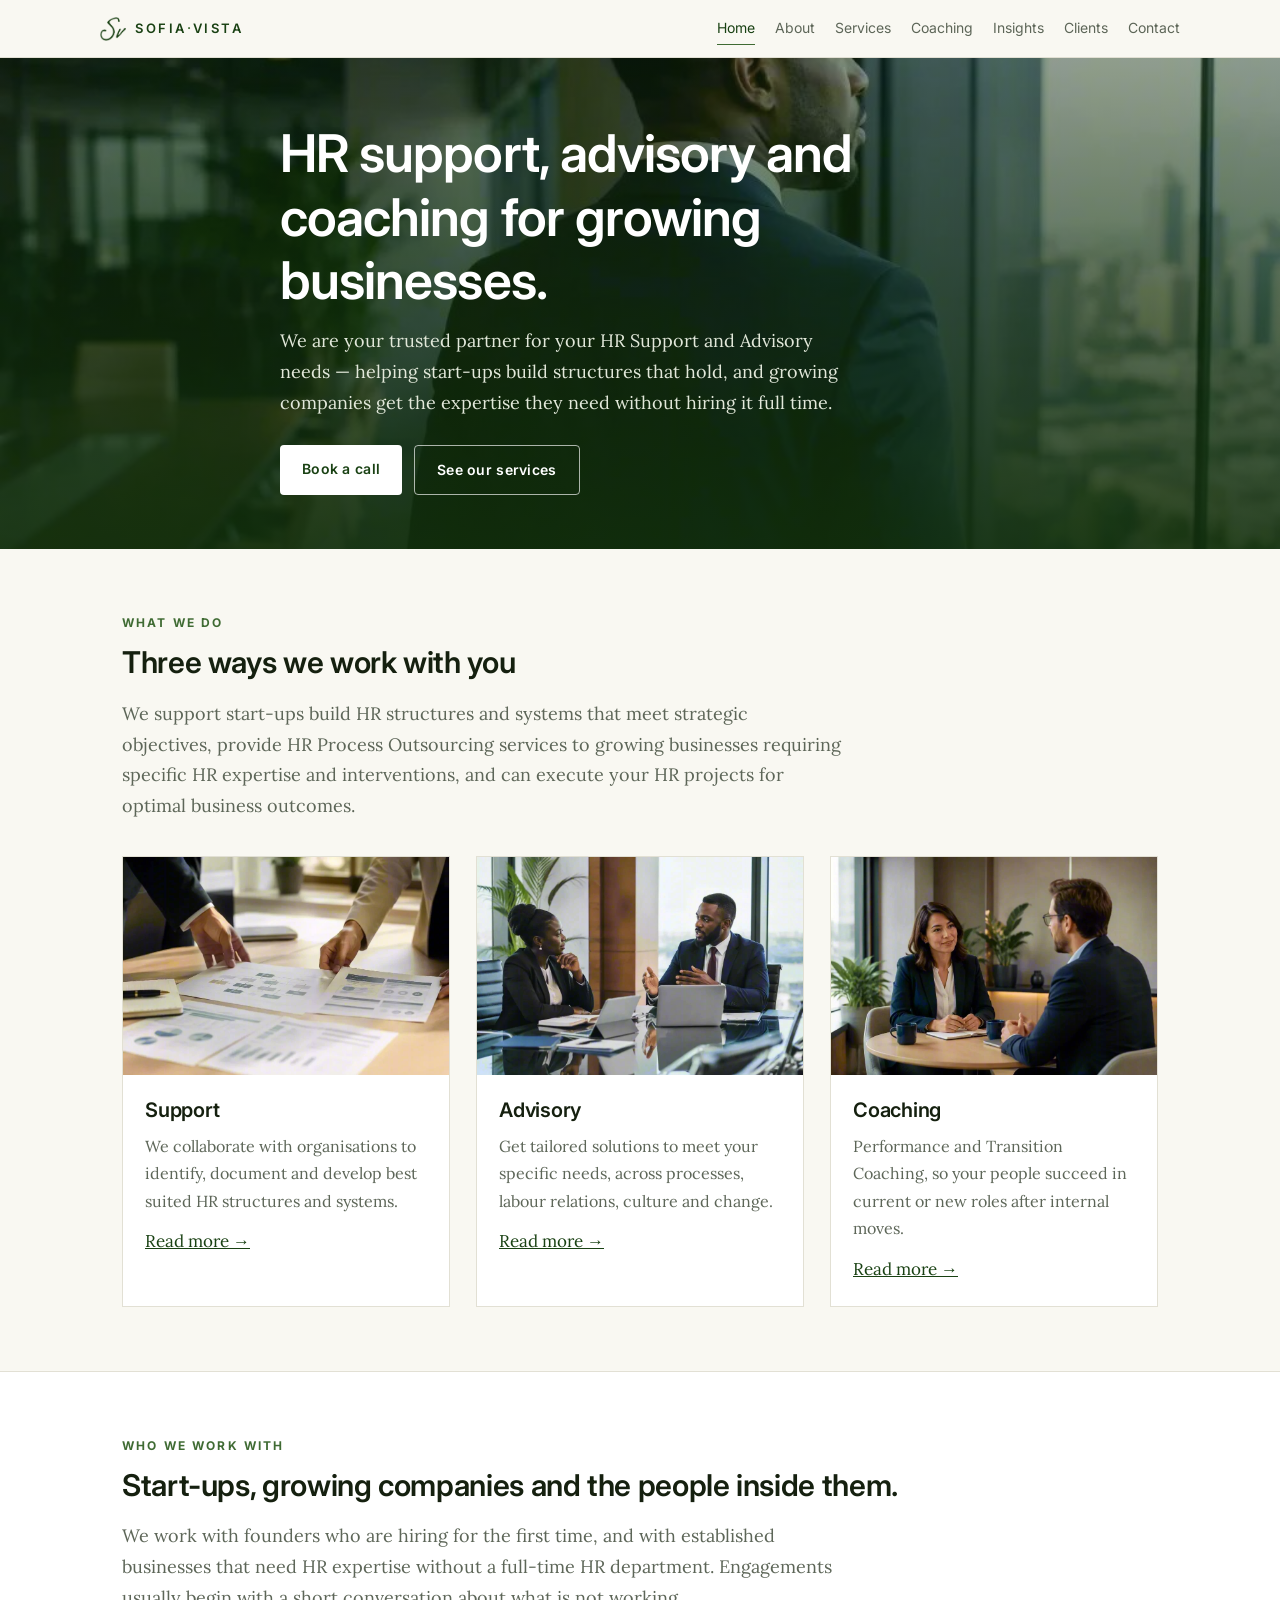
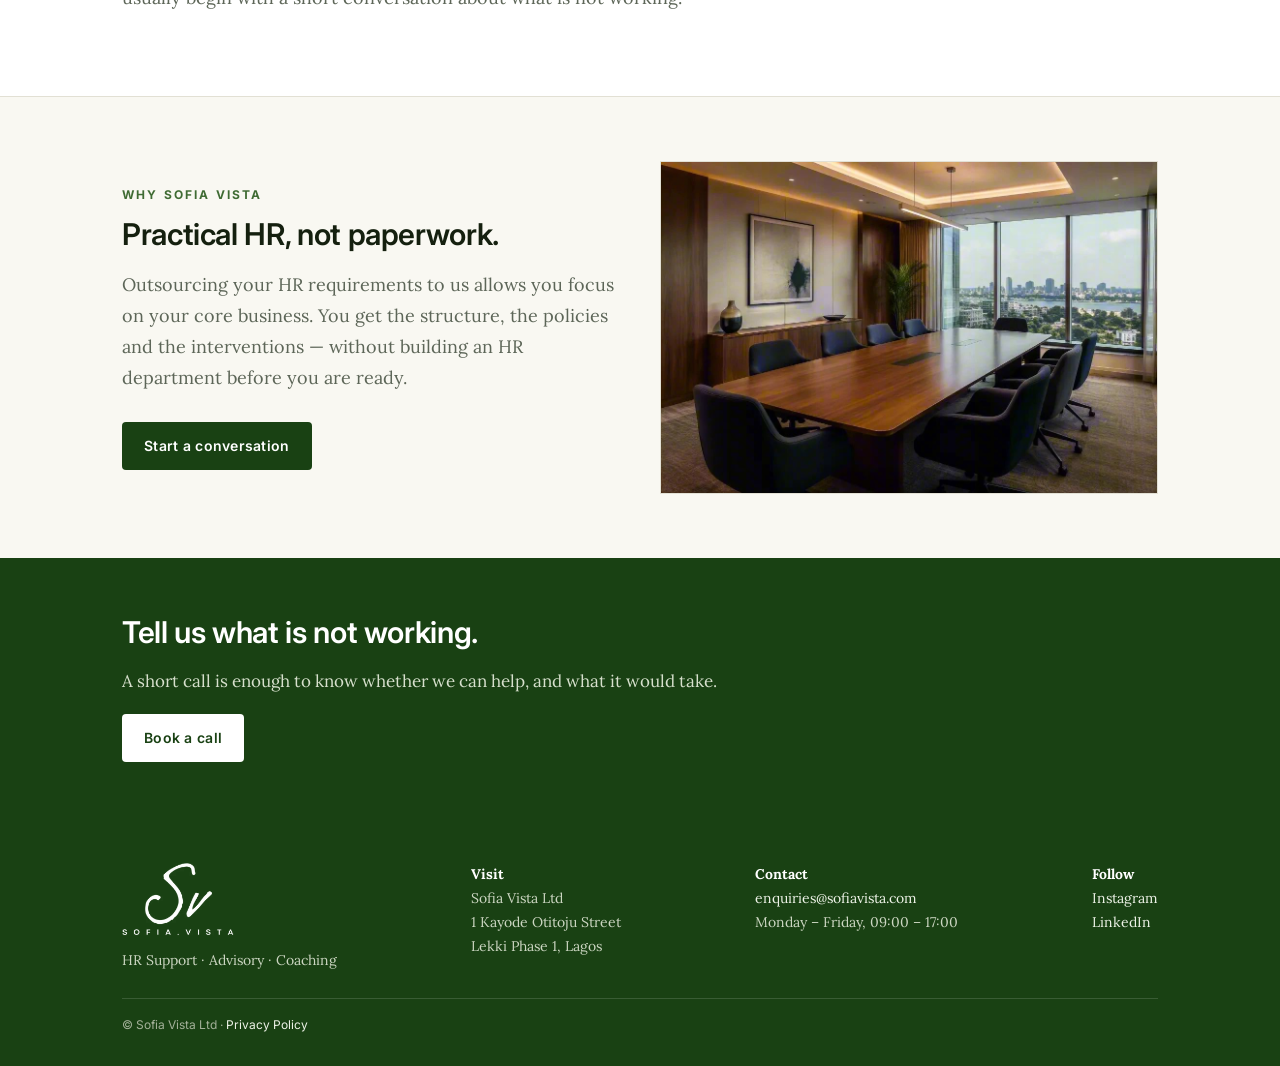
<file: index.html>
<!doctype html>
<html lang="en"><head>
<meta charset="utf-8"><meta name="viewport" content="width=device-width,initial-scale=1">
<title>Sofia Vista — HR Support, Advisory &amp; Coaching</title>
<meta name="description" content="Sofia Vista supports start-ups build HR structures and systems that meet strategic objectives, provides HR process outsourcing, and delivers coaching for organisations and individuals in Lagos.">
<link rel="stylesheet" href="style.css?v=11">
</head><body>
<header class="site"><div class="wrap nav">
<a class="brand" href="index.html"><img src="logo-mark.png" alt="Sofia Vista"><span class="wordmark">SOFIA<span class="dot">·</span>VISTA</span></a>
<nav class="links"><a class="on" href="index.html">Home</a><a href="about.html">About</a><a href="services.html">Services</a><a href="coaching.html">Coaching</a><a href="insights.html">Insights</a><a href="clients.html">Clients</a><a href="contact.html">Contact</a></nav>
</div></header>

<div class="hero"><img src="hero.jpg" alt="HR consultant in a modern Lagos office">
<div class="wrap"><div class="inner">
<h1>HR support, advisory and coaching for growing businesses.</h1>
<p>We are your trusted partner for your HR Support and Advisory needs — helping start-ups build structures that hold, and growing companies get the expertise they need without hiring it full time.</p>
<div class="actions"><a class="btn primary" href="contact.html">Book a call</a><a class="btn ghost" href="services.html">See our services</a></div>
</div></div></div>

<section><div class="wrap">
<div class="eyebrow">What we do</div>
<h2>Three ways we work with you</h2>
<p class="lead">We support start-ups build HR structures and systems that meet strategic objectives, provide HR Process Outsourcing services to growing businesses requiring specific HR expertise and interventions, and can execute your HR projects for optimal business outcomes.</p>
<div class="grid3">
  <article class="card"><img src="support.jpg" alt="HR documents being organised"><div class="body">
    <h3>Support</h3><p>We collaborate with organisations to identify, document and develop best suited HR structures and systems.</p>
    <a href="services.html#support">Read more →</a></div></article>
  <article class="card"><img src="advisory.jpg" alt="Two professionals in discussion"><div class="body">
    <h3>Advisory</h3><p>Get tailored solutions to meet your specific needs, across processes, labour relations, culture and change.</p>
    <a href="services.html#advisory">Read more →</a></div></article>
  <article class="card"><img src="coaching.jpg" alt="One-to-one coaching conversation"><div class="body">
    <h3>Coaching</h3><p>Performance and Transition Coaching, so your people succeed in current or new roles after internal moves.</p>
    <a href="coaching.html">Read more →</a></div></article>
</div>
</div></section>

<section class="alt"><div class="wrap">
<div class="eyebrow">Who we work with</div>
<h2>Start-ups, growing companies and the people inside them.</h2>
<p class="lead">We work with founders who are hiring for the first time, and with established businesses that need HR expertise without a full-time HR department. Engagements usually begin with a short conversation about what is not working.</p>
</div></section>

<section><div class="wrap split">
<div><div class="eyebrow">Why Sofia Vista</div><h2>Practical HR, not paperwork.</h2>
<p class="lead">Outsourcing your HR requirements to us allows you focus on your core business. You get the structure, the policies and the interventions — without building an HR department before you are ready.</p>
<a class="btn primary" href="contact.html" style="margin-top:10px">Start a conversation</a></div>
<div class="media"><img src="boardroom.jpg" alt="Boardroom"></div>
</div></section>

<div class="cta"><div class="wrap"><h2>Tell us what is not working.</h2>
<p>A short call is enough to know whether we can help, and what it would take.</p>
<a class="btn primary" href="contact.html">Book a call</a></div></div>

<footer class="site"><div class="wrap"><div class="cols">
  <div><img class="lockup" src="logo-lockup.png" alt="Sofia Vista"><div>HR Support · Advisory · Coaching</div></div>
  <div><strong style="color:#fff">Visit</strong><br>Sofia Vista Ltd<br>1 Kayode Otitoju Street<br>Lekki Phase 1, Lagos</div>
  <div><strong style="color:#fff">Contact</strong><br><a href="mailto:enquiries@sofiavista.com">enquiries@sofiavista.com</a><br>Monday – Friday, 09:00 – 17:00</div>
  <div><strong style="color:#fff">Follow</strong><br><a href="https://www.instagram.com/sofia.vista_/">Instagram</a><br><a href="https://www.linkedin.com/company/sofia-vista/">LinkedIn</a></div>
</div><div class="fine">© Sofia Vista Ltd · <a href="#">Privacy Policy</a></div></div></footer>
</body></html>
</file>
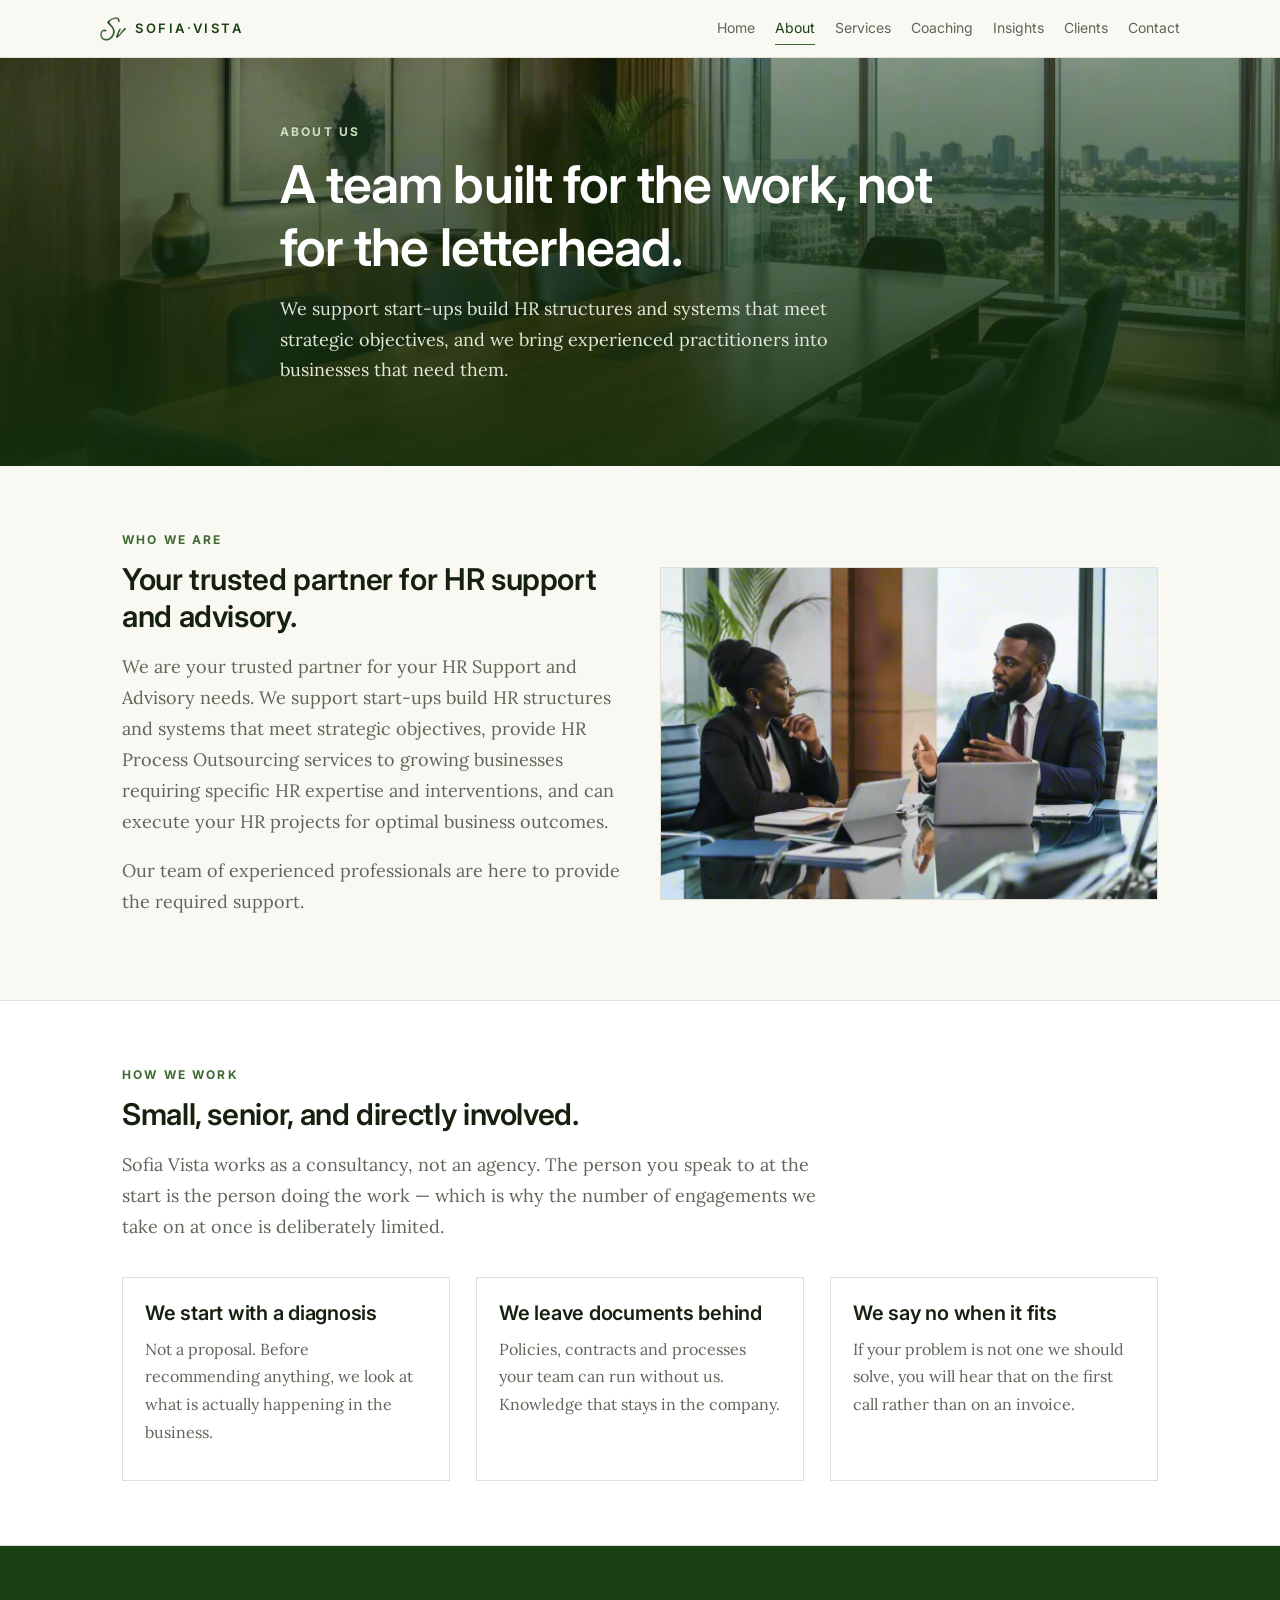
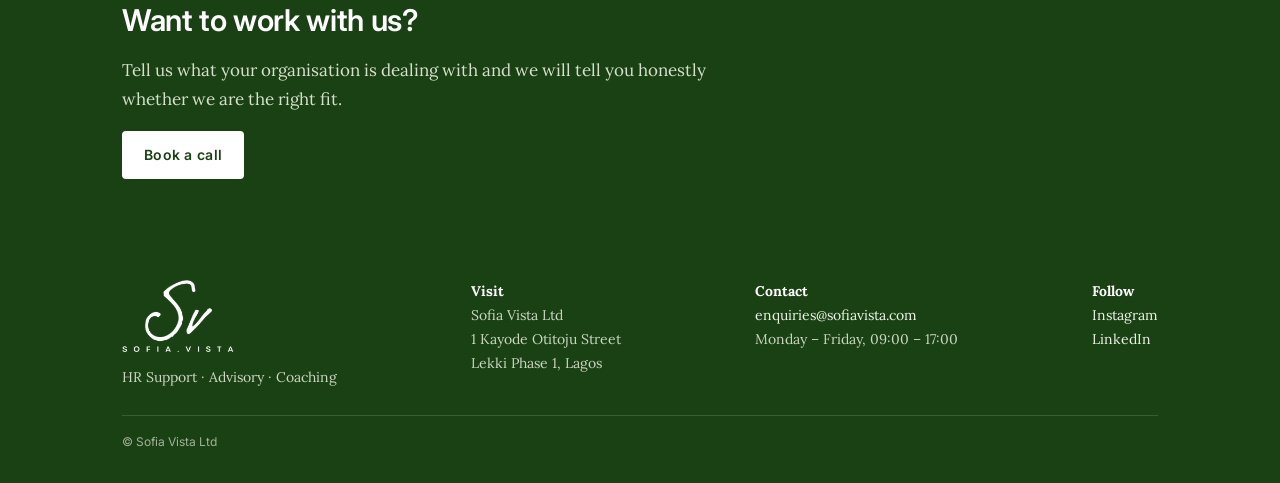
<file: about.html>
<!doctype html>
<html lang="en"><head>
<meta charset="utf-8"><meta name="viewport" content="width=device-width,initial-scale=1">
<title>About — Sofia Vista</title>
<meta name="description" content="Sofia Vista is an HR consultancy in Lekki Phase 1, Lagos, supporting start-ups and growing businesses with HR structures, outsourcing and advisory.">
<link rel="stylesheet" href="style.css?v=11">
</head><body>
<header class="site"><div class="wrap nav">
<a class="brand" href="index.html"><img src="logo-mark.png" alt="Sofia Vista"><span class="wordmark">SOFIA<span class="dot">·</span>VISTA</span></a>
<nav class="links"><a class="" href="index.html">Home</a><a class="on" href="about.html">About</a><a class="" href="services.html">Services</a><a class="" href="coaching.html">Coaching</a><a class="" href="insights.html">Insights</a><a class="" href="clients.html">Clients</a><a class="" href="contact.html">Contact</a></nav>
</div></header>
<div class="hero" style="min-height:380px"><img src="boardroom.jpg" alt="">
<div class="wrap"><div class="inner"><div class="eyebrow" style="color:#cfe0c2">About us</div>
<h1>A team built for the work, not for the letterhead.</h1><p>We support start-ups build HR structures and systems that meet strategic objectives, and we bring experienced practitioners into businesses that need them.</p></div></div></div>
<section><div class="wrap split">
<div><div class="eyebrow">Who we are</div><h2>Your trusted partner for HR support and advisory.</h2>
<p class="lead">We are your trusted partner for your HR Support and Advisory needs. We support start-ups build HR structures and systems that meet strategic objectives, provide HR Process Outsourcing services to growing businesses requiring specific HR expertise and interventions, and can execute your HR projects for optimal business outcomes.</p>
<p class="lead">Our team of experienced professionals are here to provide the required support.</p></div>
<div class="media"><img src="advisory.jpg" alt="Advisory session"></div>
</div></section>

<section class="alt"><div class="wrap">
<div class="eyebrow">How we work</div><h2>Small, senior, and directly involved.</h2>
<p class="lead">Sofia Vista works as a consultancy, not an agency. The person you speak to at the start is the person doing the work — which is why the number of engagements we take on at once is deliberately limited.</p>
<div class="grid3">
  <div class="card"><div class="body"><h3>We start with a diagnosis</h3><p>Not a proposal. Before recommending anything, we look at what is actually happening in the business.</p></div></div>
  <div class="card"><div class="body"><h3>We leave documents behind</h3><p>Policies, contracts and processes your team can run without us. Knowledge that stays in the company.</p></div></div>
  <div class="card"><div class="body"><h3>We say no when it fits</h3><p>If your problem is not one we should solve, you will hear that on the first call rather than on an invoice.</p></div></div>
</div></div></section>

<div class="cta"><div class="wrap"><h2>Want to work with us?</h2>
<p>Tell us what your organisation is dealing with and we will tell you honestly whether we are the right fit.</p>
<a class="btn primary" href="contact.html">Book a call</a></div></div>
<footer class="site"><div class="wrap"><div class="cols">
  <div><img class="lockup" src="logo-lockup.png" alt="Sofia Vista"><div>HR Support · Advisory · Coaching</div></div>
  <div><strong style="color:#fff">Visit</strong><br>Sofia Vista Ltd<br>1 Kayode Otitoju Street<br>Lekki Phase 1, Lagos</div>
  <div><strong style="color:#fff">Contact</strong><br><a href="mailto:enquiries@sofiavista.com">enquiries@sofiavista.com</a><br>Monday – Friday, 09:00 – 17:00</div>
  <div><strong style="color:#fff">Follow</strong><br><a href="https://www.instagram.com/sofia.vista_/">Instagram</a><br><a href="https://www.linkedin.com/company/sofia-vista/">LinkedIn</a></div>
</div><div class="fine">© Sofia Vista Ltd</div></div></footer>
</body></html>
</file>
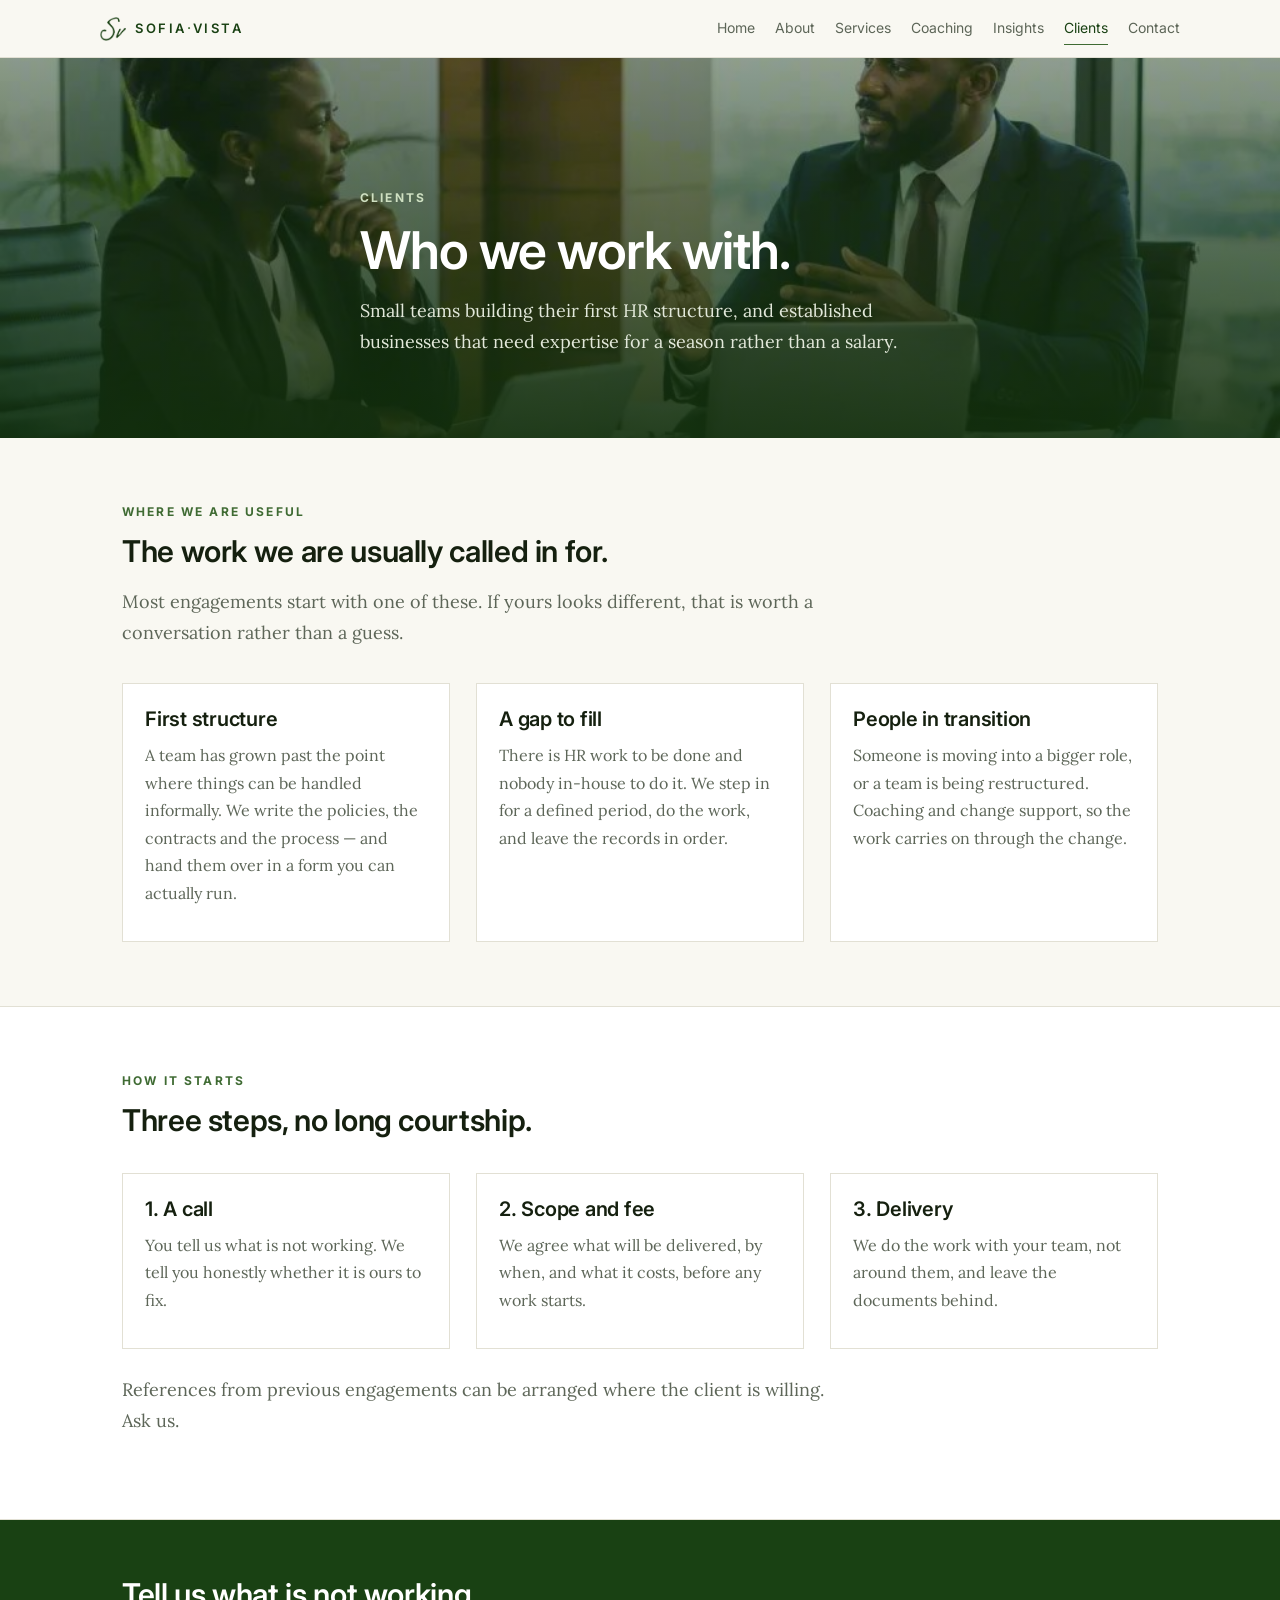
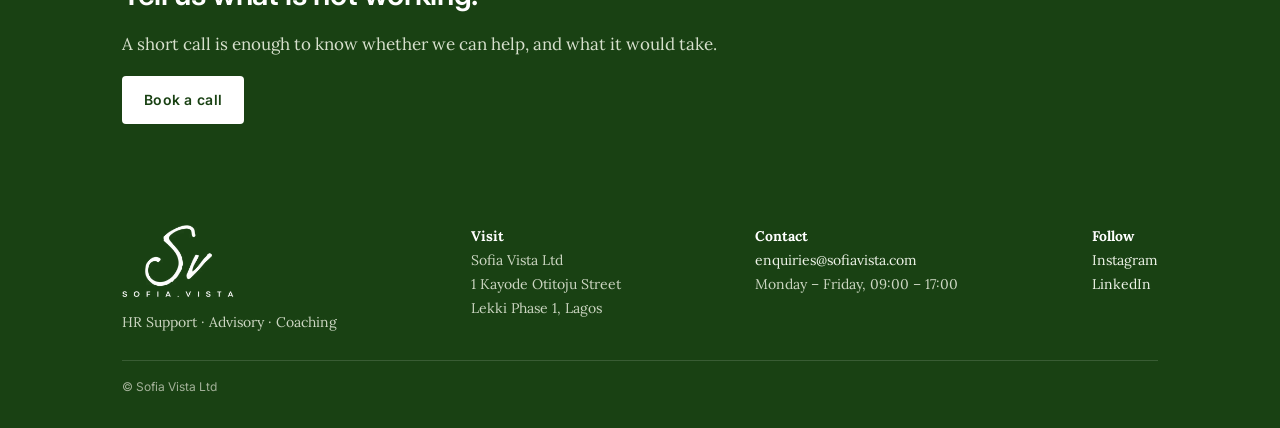
<file: clients.html>
<!doctype html>
<html lang="en"><head>
<meta charset="utf-8"><meta name="viewport" content="width=device-width,initial-scale=1">
<title>Who we work with — Sofia Vista</title>
<meta name="description" content="The organisations and people Sofia Vista works with, the sectors we know, and how an engagement usually begins.">
<link rel="stylesheet" href="style.css?v=11">
</head><body>
<header class="site"><div class="wrap nav">
<a class="brand" href="index.html"><img src="logo-mark.png" alt="Sofia Vista"><span class="wordmark">SOFIA<span class="dot">·</span>VISTA</span></a>
<nav class="links"><a class="" href="index.html">Home</a><a class="" href="about.html">About</a><a class="" href="services.html">Services</a><a class="" href="coaching.html">Coaching</a><a class="" href="insights.html">Insights</a><a class="on" href="clients.html">Clients</a><a class="" href="contact.html">Contact</a></nav>
</div></header>
<div class="hero" style="min-height:380px"><img src="advisory.jpg" alt="">
<div class="wrap"><div class="inner"><div class="eyebrow" style="color:#cfe0c2">Clients</div>
<h1>Who we work with.</h1><p>Small teams building their first HR structure, and established businesses that need expertise for a season rather than a salary.</p></div></div></div>

<section><div class="wrap">
<div class="eyebrow">Where we are useful</div><h2>The work we are usually called in for.</h2>
<p class="lead">Most engagements start with one of these. If yours looks different, that is worth a conversation rather than a guess.</p>
<div class="grid3">
  <div class="card"><div class="body"><h3>First structure</h3><p>A team has grown past the point where things can be handled informally. We write the policies, the contracts and the process — and hand them over in a form you can actually run.</p></div></div>
  <div class="card"><div class="body"><h3>A gap to fill</h3><p>There is HR work to be done and nobody in-house to do it. We step in for a defined period, do the work, and leave the records in order.</p></div></div>
  <div class="card"><div class="body"><h3>People in transition</h3><p>Someone is moving into a bigger role, or a team is being restructured. Coaching and change support, so the work carries on through the change.</p></div></div>
</div>
</div></section>

<section class="alt"><div class="wrap">
<div class="eyebrow">How it starts</div><h2>Three steps, no long courtship.</h2>
<div class="grid3">
  <div class="card"><div class="body"><h3>1. A call</h3><p>You tell us what is not working. We tell you honestly whether it is ours to fix.</p></div></div>
  <div class="card"><div class="body"><h3>2. Scope and fee</h3><p>We agree what will be delivered, by when, and what it costs, before any work starts.</p></div></div>
  <div class="card"><div class="body"><h3>3. Delivery</h3><p>We do the work with your team, not around them, and leave the documents behind.</p></div></div>
</div>
<p class="lead" style="margin-top:26px">References from previous engagements can be arranged where the client is willing. Ask us.</p>
</div></section>

<div class="cta"><div class="wrap"><h2>Tell us what is not working.</h2>
<p>A short call is enough to know whether we can help, and what it would take.</p>
<a class="btn primary" href="contact.html">Book a call</a></div></div>
<footer class="site"><div class="wrap"><div class="cols">
  <div><img class="lockup" src="logo-lockup.png" alt="Sofia Vista"><div>HR Support · Advisory · Coaching</div></div>
  <div><strong style="color:#fff">Visit</strong><br>Sofia Vista Ltd<br>1 Kayode Otitoju Street<br>Lekki Phase 1, Lagos</div>
  <div><strong style="color:#fff">Contact</strong><br><a href="mailto:enquiries@sofiavista.com">enquiries@sofiavista.com</a><br>Monday – Friday, 09:00 – 17:00</div>
  <div><strong style="color:#fff">Follow</strong><br><a href="https://www.instagram.com/sofia.vista_/">Instagram</a><br><a href="https://www.linkedin.com/company/sofia-vista/">LinkedIn</a></div>
</div><div class="fine">© Sofia Vista Ltd</div></div></footer>
</body></html>
</file>
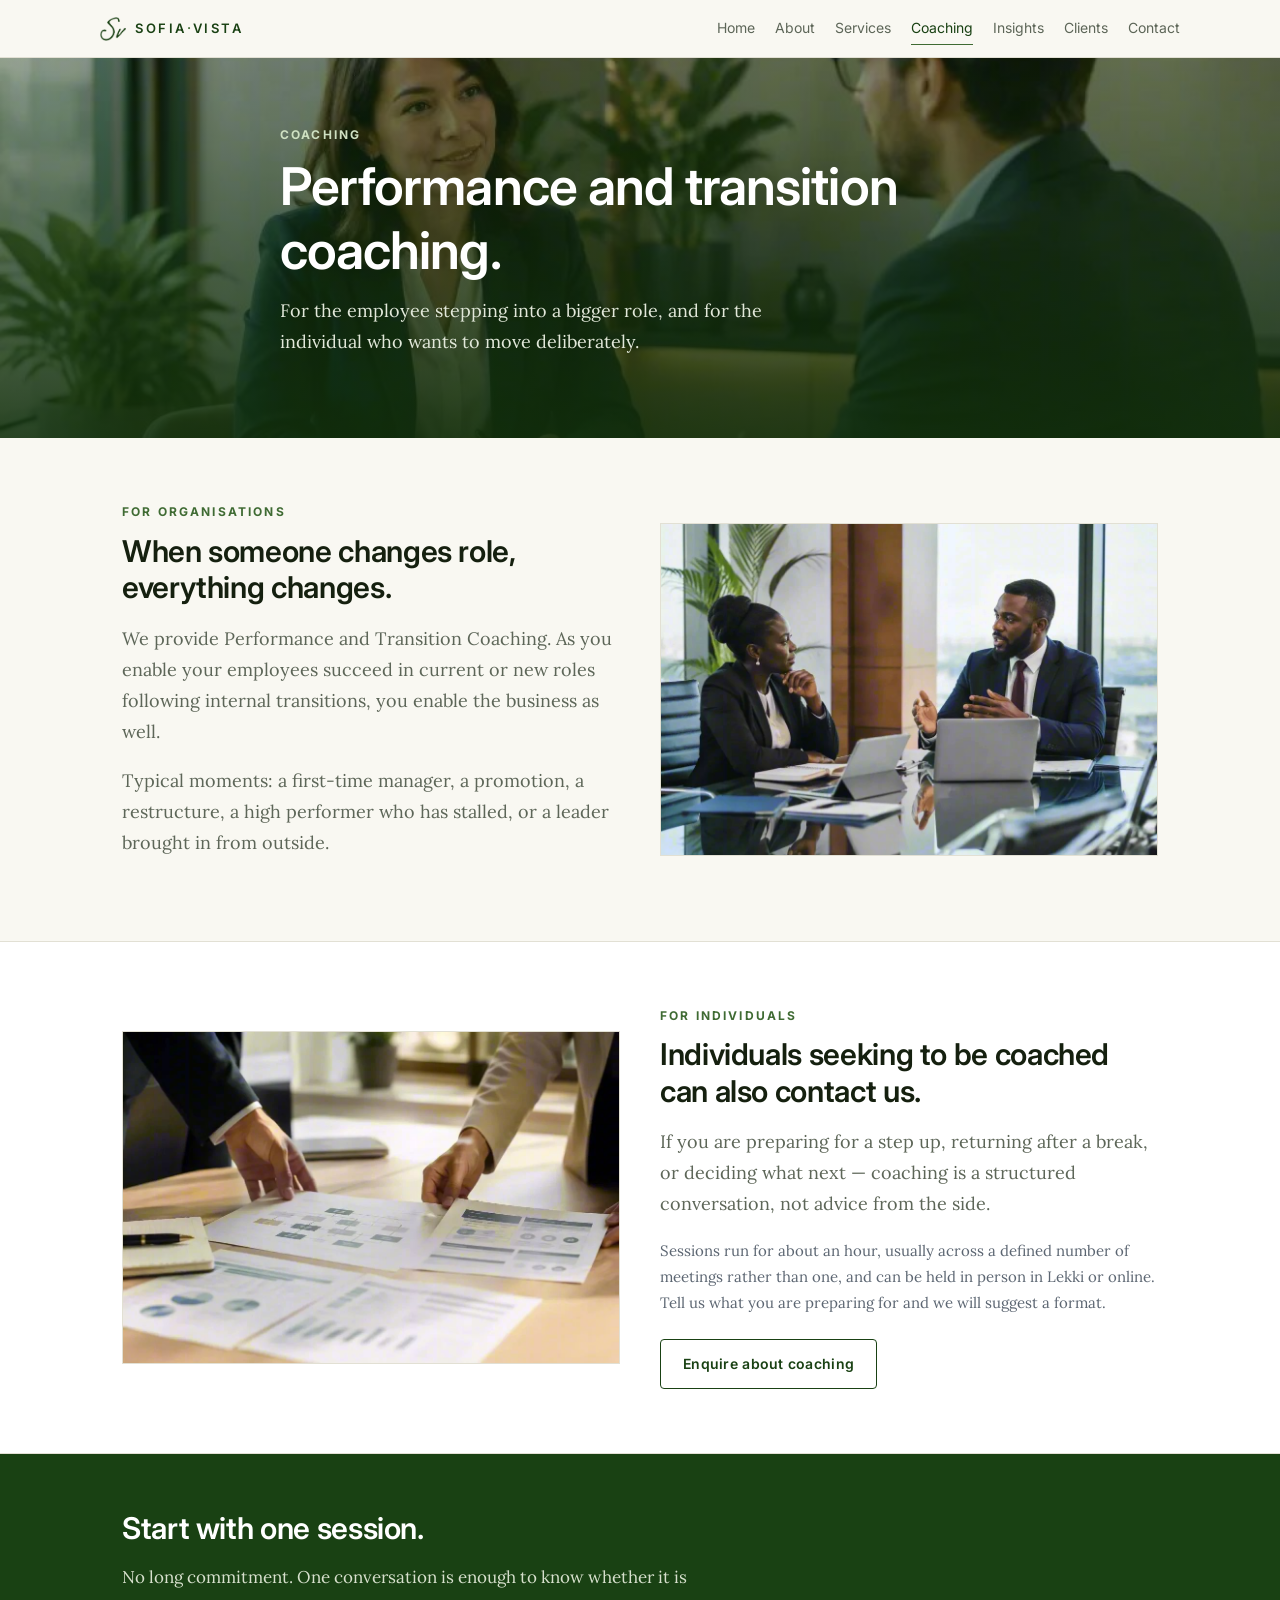
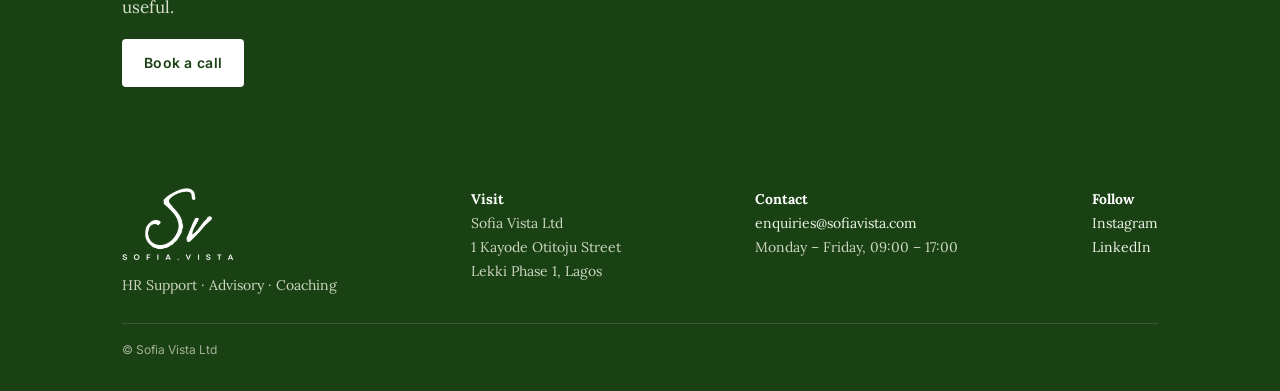
<file: coaching.html>
<!doctype html>
<html lang="en"><head>
<meta charset="utf-8"><meta name="viewport" content="width=device-width,initial-scale=1">
<title>Coaching — Sofia Vista</title>
<meta name="description" content="Performance and transition coaching for organisations and for individuals, in Lagos and remotely.">
<link rel="stylesheet" href="style.css?v=11">
</head><body>
<header class="site"><div class="wrap nav">
<a class="brand" href="index.html"><img src="logo-mark.png" alt="Sofia Vista"><span class="wordmark">SOFIA<span class="dot">·</span>VISTA</span></a>
<nav class="links"><a class="" href="index.html">Home</a><a class="" href="about.html">About</a><a class="" href="services.html">Services</a><a class="on" href="coaching.html">Coaching</a><a class="" href="insights.html">Insights</a><a class="" href="clients.html">Clients</a><a class="" href="contact.html">Contact</a></nav>
</div></header>
<div class="hero" style="min-height:380px"><img src="coaching.jpg" alt="">
<div class="wrap"><div class="inner"><div class="eyebrow" style="color:#cfe0c2">Coaching</div>
<h1>Performance and transition coaching.</h1><p>For the employee stepping into a bigger role, and for the individual who wants to move deliberately.</p></div></div></div>
<section><div class="wrap split">
<div><div class="eyebrow">For organisations</div><h2>When someone changes role, everything changes.</h2>
<p class="lead">We provide Performance and Transition Coaching. As you enable your employees succeed in current or new roles following internal transitions, you enable the business as well.</p>
<p class="lead">Typical moments: a first-time manager, a promotion, a restructure, a high performer who has stalled, or a leader brought in from outside.</p></div>
<div class="media"><img src="advisory.jpg" alt="Coaching conversation"></div>
</div></section>

<section class="alt"><div class="wrap split">
<div class="media"><img src="support.jpg" alt="Notes"></div>
<div><div class="eyebrow">For individuals</div><h2>Individuals seeking to be coached can also contact us.</h2>
<p class="lead">If you are preparing for a step up, returning after a break, or deciding what next — coaching is a structured conversation, not advice from the side.</p>
<p style="color:#5c6672;font-size:15px">Sessions run for about an hour, usually across a defined number of meetings rather than one, and can be held in person in Lekki or online. Tell us what you are preparing for and we will suggest a format.</p>
<a class="btn ghost" href="contact.html" style="margin-top:8px">Enquire about coaching</a></div>
</div></section>

<div class="cta"><div class="wrap"><h2>Start with one session.</h2>
<p>No long commitment. One conversation is enough to know whether it is useful.</p>
<a class="btn primary" href="contact.html">Book a call</a></div></div>
<footer class="site"><div class="wrap"><div class="cols">
  <div><img class="lockup" src="logo-lockup.png" alt="Sofia Vista"><div>HR Support · Advisory · Coaching</div></div>
  <div><strong style="color:#fff">Visit</strong><br>Sofia Vista Ltd<br>1 Kayode Otitoju Street<br>Lekki Phase 1, Lagos</div>
  <div><strong style="color:#fff">Contact</strong><br><a href="mailto:enquiries@sofiavista.com">enquiries@sofiavista.com</a><br>Monday – Friday, 09:00 – 17:00</div>
  <div><strong style="color:#fff">Follow</strong><br><a href="https://www.instagram.com/sofia.vista_/">Instagram</a><br><a href="https://www.linkedin.com/company/sofia-vista/">LinkedIn</a></div>
</div><div class="fine">© Sofia Vista Ltd</div></div></footer>
</body></html>
</file>
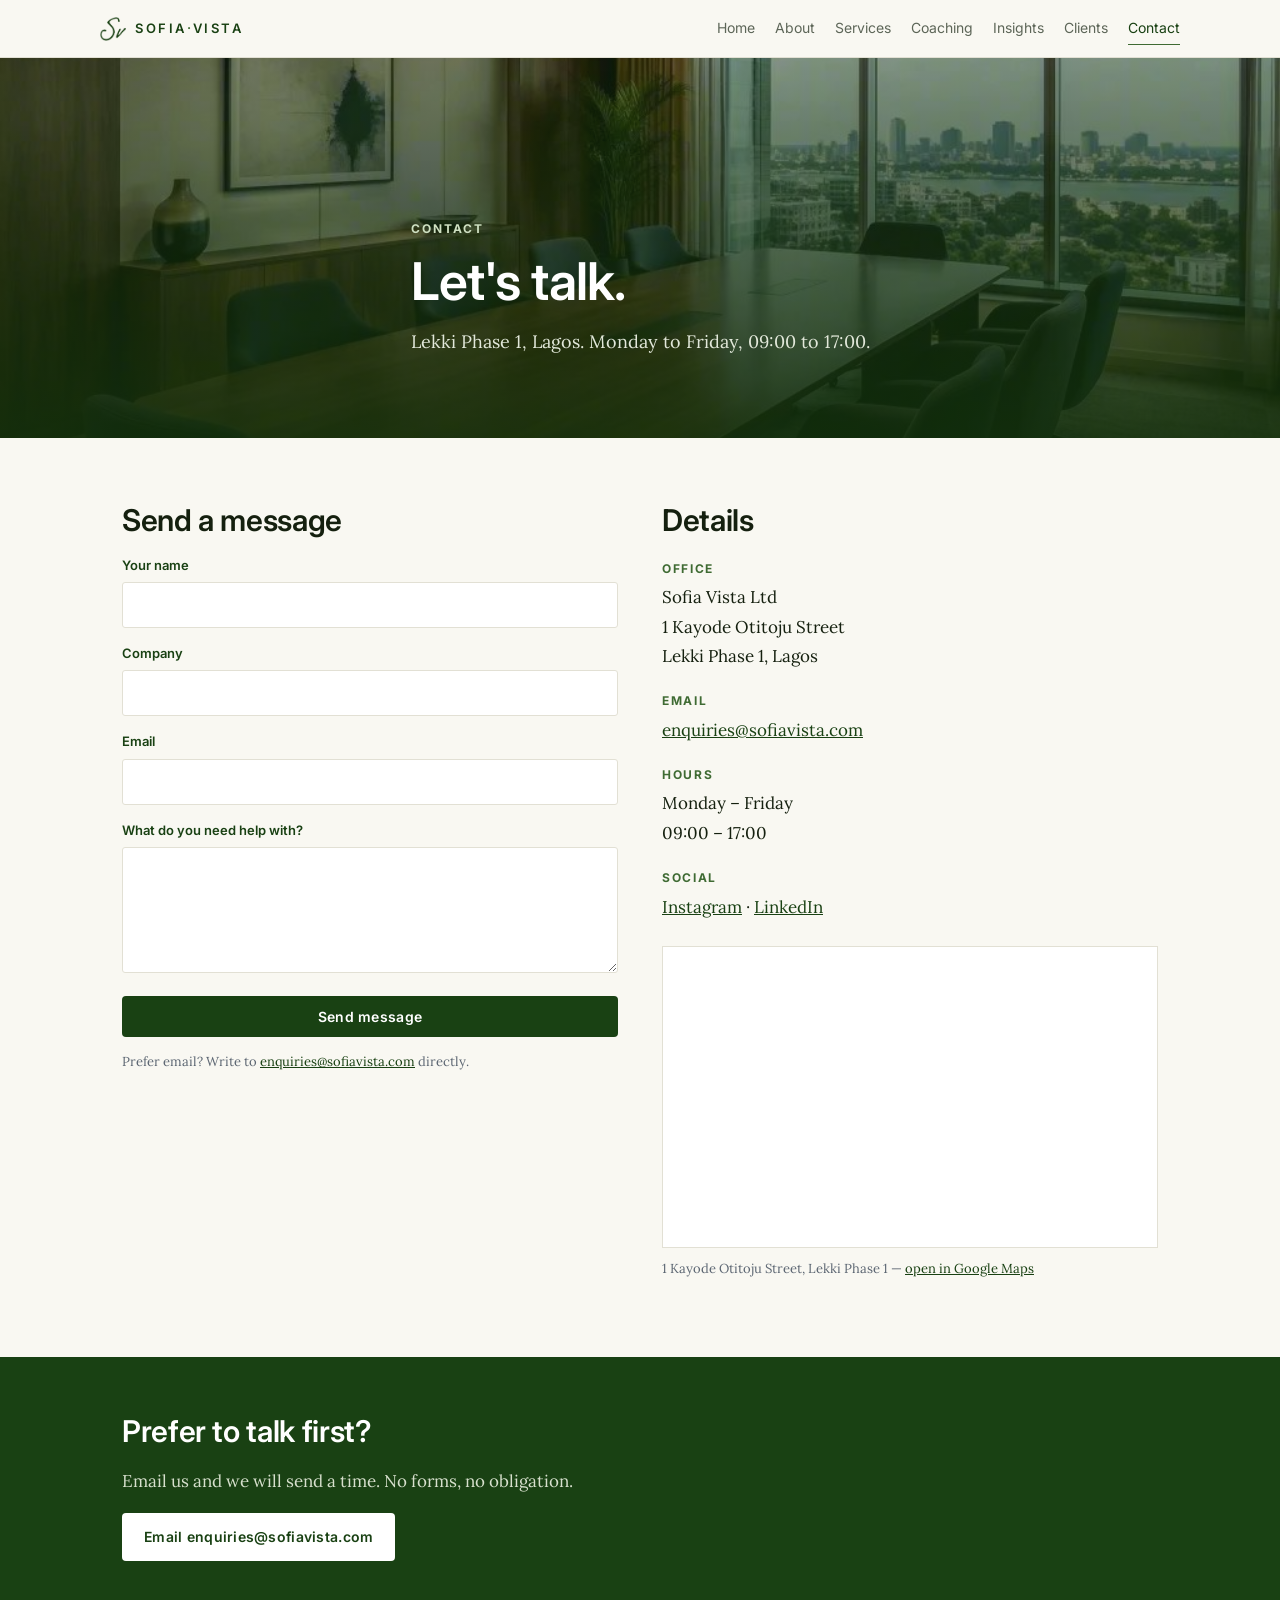
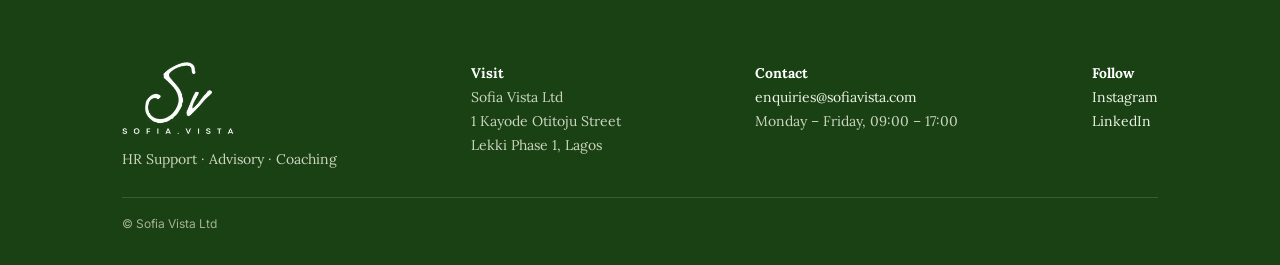
<file: contact.html>
<!doctype html>
<html lang="en"><head>
<meta charset="utf-8"><meta name="viewport" content="width=device-width,initial-scale=1">
<title>Contact — Sofia Vista</title>
<meta name="description" content="Contact Sofia Vista Ltd, 1 Kayode Otitoju Street, Lekki Phase 1, Lagos. Email enquiries@sofiavista.com, Monday to Friday 09:00 to 17:00.">
<link rel="stylesheet" href="style.css?v=11">
</head><body>
<header class="site"><div class="wrap nav">
<a class="brand" href="index.html"><img src="logo-mark.png" alt="Sofia Vista"><span class="wordmark">SOFIA<span class="dot">·</span>VISTA</span></a>
<nav class="links"><a class="" href="index.html">Home</a><a class="" href="about.html">About</a><a class="" href="services.html">Services</a><a class="" href="coaching.html">Coaching</a><a class="" href="insights.html">Insights</a><a class="" href="clients.html">Clients</a><a class="on" href="contact.html">Contact</a></nav>
</div></header>
<div class="hero" style="min-height:380px"><img src="boardroom.jpg" alt="">
<div class="wrap"><div class="inner"><div class="eyebrow" style="color:#cfe0c2">Contact</div>
<h1>Let's talk.</h1><p>Lekki Phase 1, Lagos. Monday to Friday, 09:00 to 17:00.</p></div></div></div>
<section><div class="wrap contactgrid">
<div>
<h2>Send a message</h2>
<form action="mailto:enquiries@sofiavista.com" method="post" enctype="text/plain">
<div><label for="n">Your name</label><input id="n" name="name" required></div>
<div><label for="c">Company</label><input id="c" name="company"></div>
<div><label for="e">Email</label><input id="e" name="email" type="email" required></div>
<div><label for="m">What do you need help with?</label><textarea id="m" name="message" rows="5" required></textarea></div>
<button class="btn primary" type="submit" style="border:0;cursor:pointer">Send message</button>
</form>
<p style="color:#5c6672;font-size:13px;margin-top:14px">Prefer email? Write to <a href="mailto:enquiries@sofiavista.com">enquiries@sofiavista.com</a> directly.</p>
</div>
<div>
<h2>Details</h2>
<dl class="facts">
<dt>Office</dt><dd>Sofia Vista Ltd<br>1 Kayode Otitoju Street<br>Lekki Phase 1, Lagos</dd>
<dt>Email</dt><dd><a href="mailto:enquiries@sofiavista.com">enquiries@sofiavista.com</a></dd>
<dt>Hours</dt><dd>Monday – Friday<br>09:00 – 17:00</dd>
<dt>Social</dt><dd><a href="https://www.instagram.com/sofia.vista_/">Instagram</a> · <a href="https://www.linkedin.com/company/sofia-vista/">LinkedIn</a></dd>
</dl>
<div class="map">
<iframe src="https://www.google.com/maps?q=1+Kayode+Otitoju+Street,+Lekki+Phase+1,+Lagos,+Nigeria&output=embed" title="Sofia Vista office — 1 Kayode Otitoju Street, Lekki Phase 1" loading="lazy" referrerpolicy="no-referrer-when-downgrade" allowfullscreen></iframe>
</div>
<p style="color:#5c6672;font-size:13px;margin-top:10px">1 Kayode Otitoju Street, Lekki Phase 1 — <a href="https://www.google.com/maps/search/?api=1&amp;query=1+Kayode+Otitoju+Street,+Lekki+Phase+1,+Lagos" target="_blank" rel="noopener">open in Google Maps</a></p>
</div>
</div></section>

<div class="cta"><div class="wrap"><h2>Prefer to talk first?</h2>
<p>Email us and we will send a time. No forms, no obligation.</p>
<a class="btn primary" href="mailto:enquiries@sofiavista.com">Email enquiries@sofiavista.com</a></div></div>
<footer class="site"><div class="wrap"><div class="cols">
  <div><img class="lockup" src="logo-lockup.png" alt="Sofia Vista"><div>HR Support · Advisory · Coaching</div></div>
  <div><strong style="color:#fff">Visit</strong><br>Sofia Vista Ltd<br>1 Kayode Otitoju Street<br>Lekki Phase 1, Lagos</div>
  <div><strong style="color:#fff">Contact</strong><br><a href="mailto:enquiries@sofiavista.com">enquiries@sofiavista.com</a><br>Monday – Friday, 09:00 – 17:00</div>
  <div><strong style="color:#fff">Follow</strong><br><a href="https://www.instagram.com/sofia.vista_/">Instagram</a><br><a href="https://www.linkedin.com/company/sofia-vista/">LinkedIn</a></div>
</div><div class="fine">© Sofia Vista Ltd</div></div></footer>
</body></html>
</file>
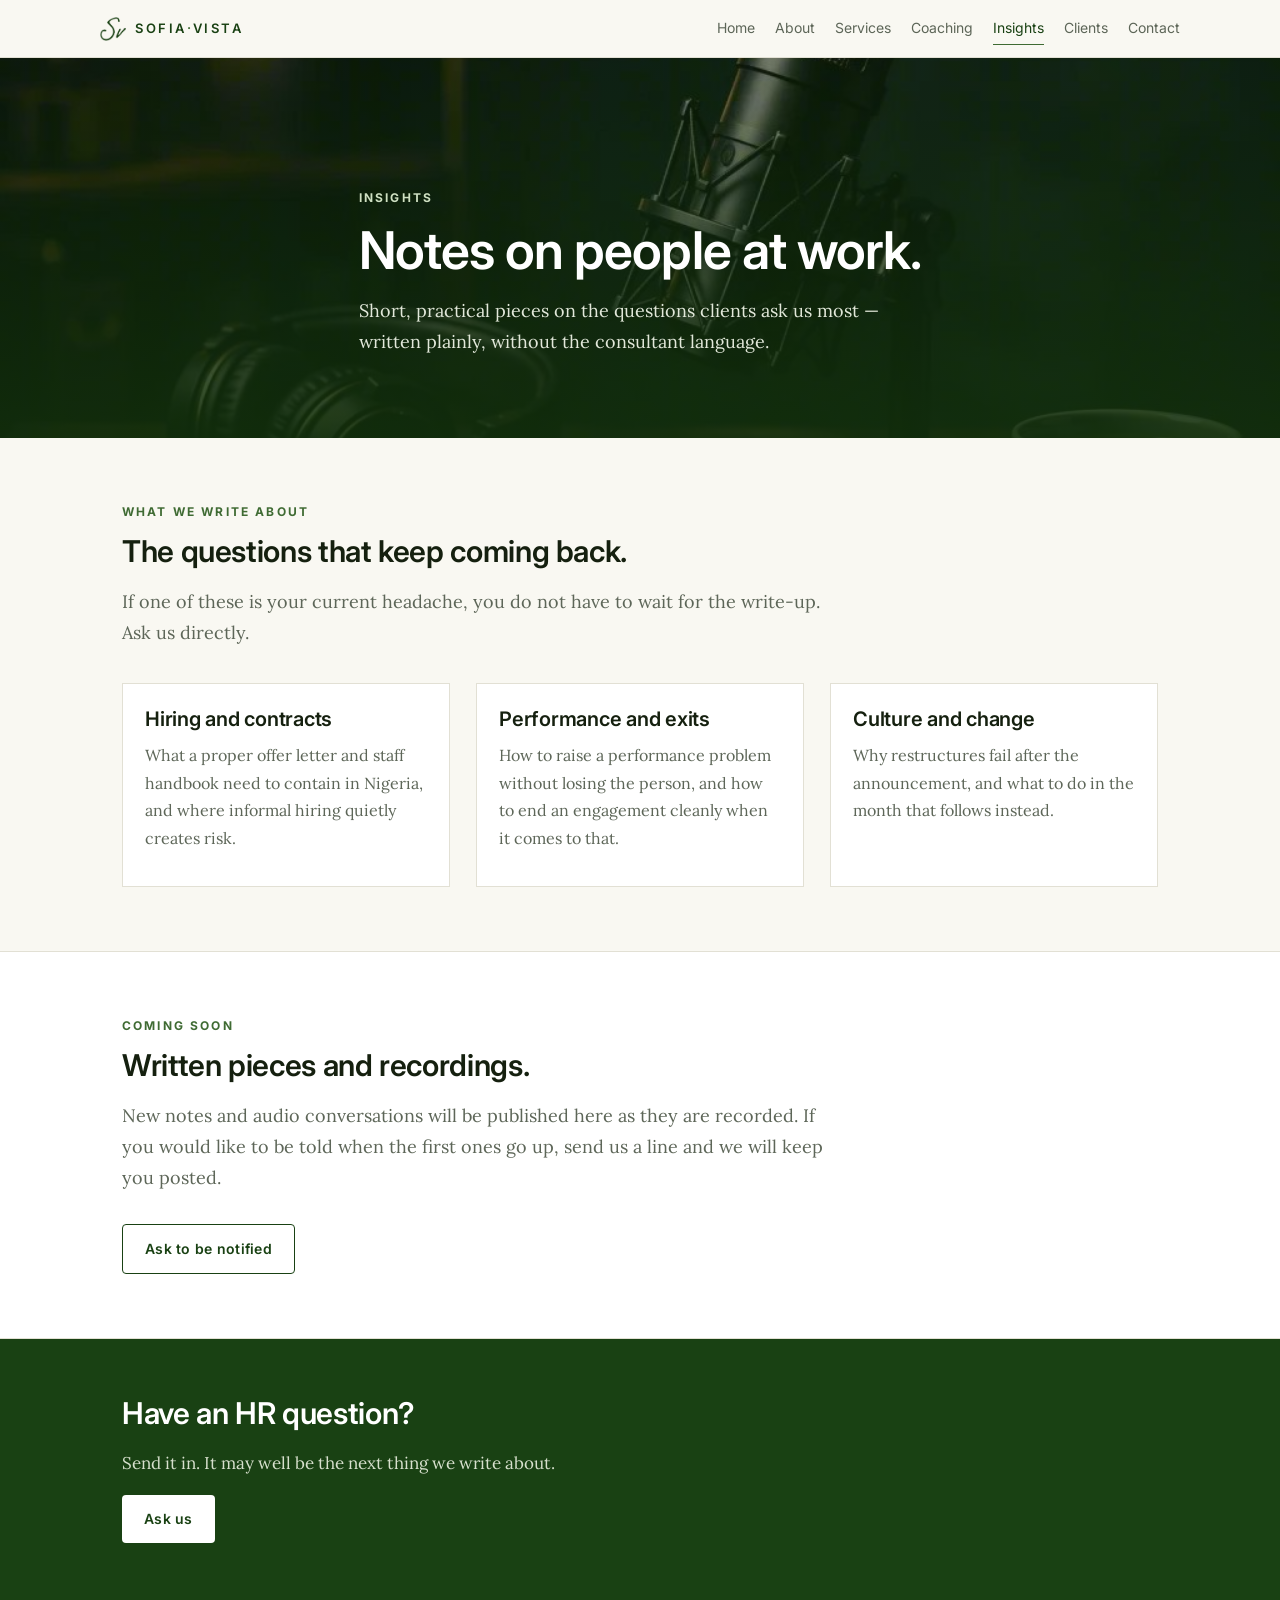
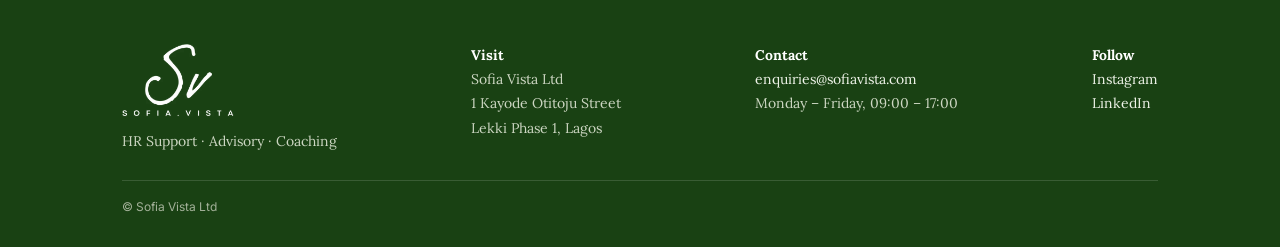
<file: insights.html>
<!doctype html>
<html lang="en"><head>
<meta charset="utf-8"><meta name="viewport" content="width=device-width,initial-scale=1">
<title>Insights — Sofia Vista</title>
<meta name="description" content="Notes and thinking on people at work from Sofia Vista — HR practice in Nigeria, hiring, policy and performance.">
<link rel="stylesheet" href="style.css?v=11">
</head><body>
<header class="site"><div class="wrap nav">
<a class="brand" href="index.html"><img src="logo-mark.png" alt="Sofia Vista"><span class="wordmark">SOFIA<span class="dot">·</span>VISTA</span></a>
<nav class="links"><a class="" href="index.html">Home</a><a class="" href="about.html">About</a><a class="" href="services.html">Services</a><a class="" href="coaching.html">Coaching</a><a class="on" href="insights.html">Insights</a><a class="" href="clients.html">Clients</a><a class="" href="contact.html">Contact</a></nav>
</div></header>
<div class="hero" style="min-height:380px"><img src="audio.jpg" alt="">
<div class="wrap"><div class="inner"><div class="eyebrow" style="color:#cfe0c2">Insights</div>
<h1>Notes on people at work.</h1><p>Short, practical pieces on the questions clients ask us most — written plainly, without the consultant language.</p></div></div></div>

<section><div class="wrap">
<div class="eyebrow">What we write about</div><h2>The questions that keep coming back.</h2>
<p class="lead">If one of these is your current headache, you do not have to wait for the write-up. Ask us directly.</p>
<div class="grid3">
  <div class="card"><div class="body"><h3>Hiring and contracts</h3><p>What a proper offer letter and staff handbook need to contain in Nigeria, and where informal hiring quietly creates risk.</p></div></div>
  <div class="card"><div class="body"><h3>Performance and exits</h3><p>How to raise a performance problem without losing the person, and how to end an engagement cleanly when it comes to that.</p></div></div>
  <div class="card"><div class="body"><h3>Culture and change</h3><p>Why restructures fail after the announcement, and what to do in the month that follows instead.</p></div></div>
</div>
</div></section>

<section class="alt"><div class="wrap">
<div class="eyebrow">Coming soon</div><h2>Written pieces and recordings.</h2>
<p class="lead">New notes and audio conversations will be published here as they are recorded. If you would like to be told when the first ones go up, send us a line and we will keep you posted.</p>
<a class="btn ghost" href="contact.html" style="margin-top:12px">Ask to be notified</a>
</div></section>

<div class="cta"><div class="wrap"><h2>Have an HR question?</h2>
<p>Send it in. It may well be the next thing we write about.</p>
<a class="btn primary" href="contact.html">Ask us</a></div></div>
<footer class="site"><div class="wrap"><div class="cols">
  <div><img class="lockup" src="logo-lockup.png" alt="Sofia Vista"><div>HR Support · Advisory · Coaching</div></div>
  <div><strong style="color:#fff">Visit</strong><br>Sofia Vista Ltd<br>1 Kayode Otitoju Street<br>Lekki Phase 1, Lagos</div>
  <div><strong style="color:#fff">Contact</strong><br><a href="mailto:enquiries@sofiavista.com">enquiries@sofiavista.com</a><br>Monday – Friday, 09:00 – 17:00</div>
  <div><strong style="color:#fff">Follow</strong><br><a href="https://www.instagram.com/sofia.vista_/">Instagram</a><br><a href="https://www.linkedin.com/company/sofia-vista/">LinkedIn</a></div>
</div><div class="fine">© Sofia Vista Ltd</div></div></footer>
</body></html>
</file>
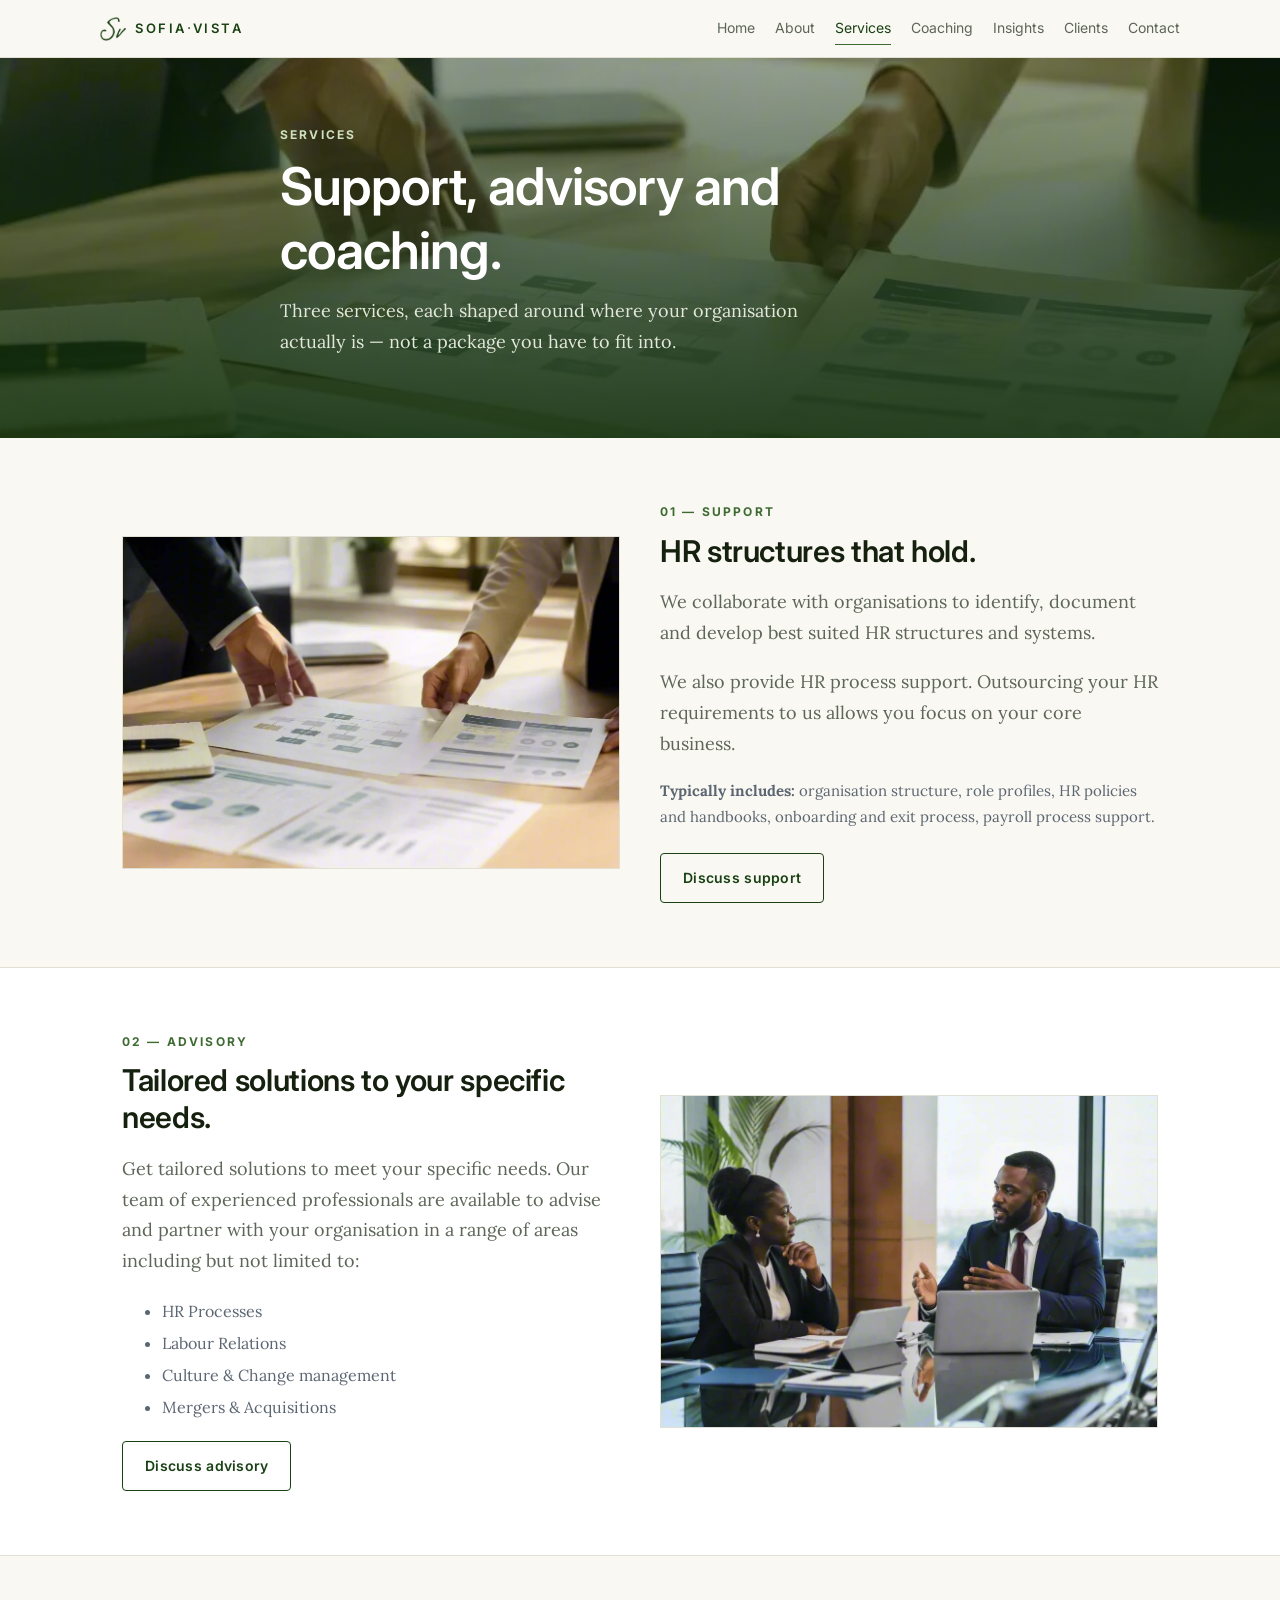
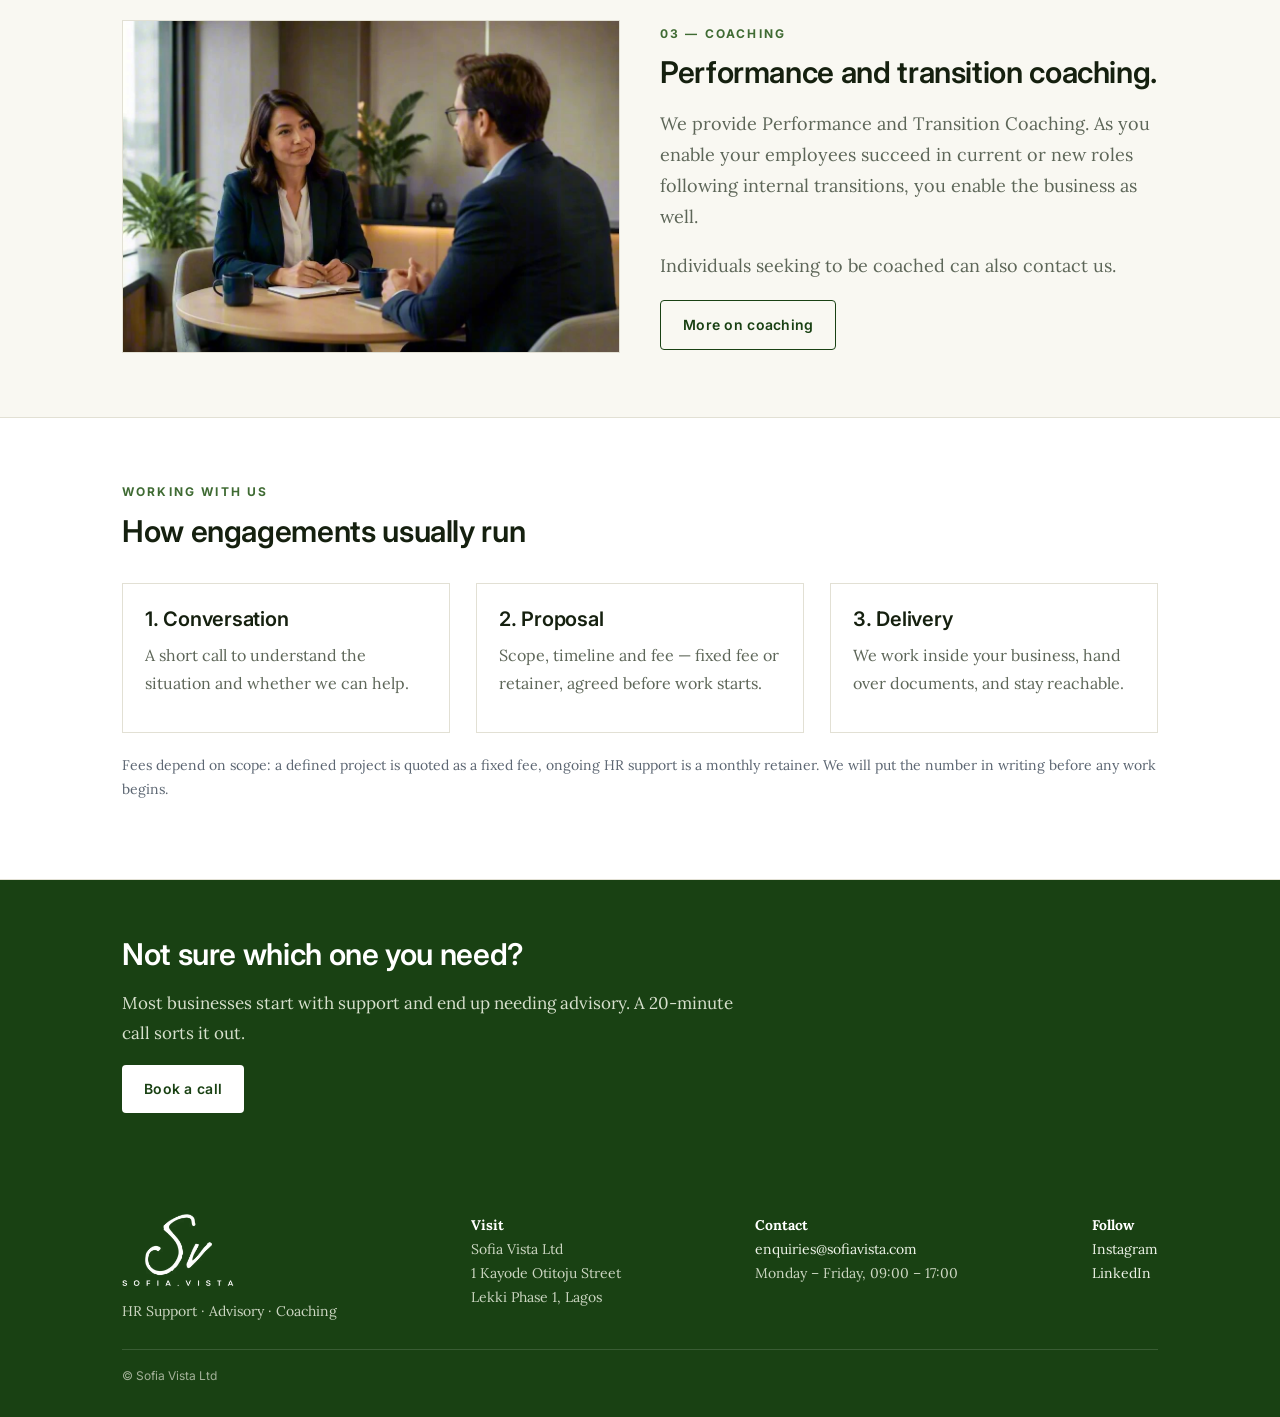
<file: services.html>
<!doctype html>
<html lang="en"><head>
<meta charset="utf-8"><meta name="viewport" content="width=device-width,initial-scale=1">
<title>Services — Sofia Vista</title>
<meta name="description" content="HR support, advisory and coaching: structures and systems, labour relations, culture and change, M&A support, and performance coaching.">
<link rel="stylesheet" href="style.css?v=11">
</head><body>
<header class="site"><div class="wrap nav">
<a class="brand" href="index.html"><img src="logo-mark.png" alt="Sofia Vista"><span class="wordmark">SOFIA<span class="dot">·</span>VISTA</span></a>
<nav class="links"><a class="" href="index.html">Home</a><a class="" href="about.html">About</a><a class="on" href="services.html">Services</a><a class="" href="coaching.html">Coaching</a><a class="" href="insights.html">Insights</a><a class="" href="clients.html">Clients</a><a class="" href="contact.html">Contact</a></nav>
</div></header>
<div class="hero" style="min-height:380px"><img src="support.jpg" alt="">
<div class="wrap"><div class="inner"><div class="eyebrow" style="color:#cfe0c2">Services</div>
<h1>Support, advisory and coaching.</h1><p>Three services, each shaped around where your organisation actually is — not a package you have to fit into.</p></div></div></div>
<section id="support"><div class="wrap split">
<div class="media"><img src="support.jpg" alt="HR structure documents"></div>
<div><div class="eyebrow">01 — Support</div><h2>HR structures that hold.</h2>
<p class="lead">We collaborate with organisations to identify, document and develop best suited HR structures and systems.</p>
<p class="lead">We also provide HR process support. Outsourcing your HR requirements to us allows you focus on your core business.</p>
<p style="color:#5c6672;font-size:15px"><strong>Typically includes:</strong> organisation structure, role profiles, HR policies and handbooks, onboarding and exit process, payroll process support.</p>
<a class="btn ghost" href="contact.html" style="margin-top:8px">Discuss support</a></div>
</div></section>

<section class="alt" id="advisory"><div class="wrap split">
<div><div class="eyebrow">02 — Advisory</div><h2>Tailored solutions to your specific needs.</h2>
<p class="lead">Get tailored solutions to meet your specific needs. Our team of experienced professionals are available to advise and partner with your organisation in a range of areas including but not limited to:</p>
<ul style="color:#5c6672;font-size:16px;line-height:2;margin:0 0 18px">
  <li>HR Processes</li><li>Labour Relations</li><li>Culture &amp; Change management</li><li>Mergers &amp; Acquisitions</li>
</ul>
<a class="btn ghost" href="contact.html">Discuss advisory</a></div>
<div class="media"><img src="advisory.jpg" alt="Advisory discussion"></div>
</div></section>

<section id="coaching"><div class="wrap split">
<div class="media"><img src="coaching.jpg" alt="Coaching session"></div>
<div><div class="eyebrow">03 — Coaching</div><h2>Performance and transition coaching.</h2>
<p class="lead">We provide Performance and Transition Coaching. As you enable your employees succeed in current or new roles following internal transitions, you enable the business as well.</p>
<p class="lead">Individuals seeking to be coached can also contact us.</p>
<a class="btn ghost" href="coaching.html">More on coaching</a></div>
</div></section>

<section class="alt"><div class="wrap">
<div class="eyebrow">Working with us</div><h2>How engagements usually run</h2>
<div class="grid3">
<div class="card"><div class="body"><h3>1. Conversation</h3><p>A short call to understand the situation and whether we can help.</p></div></div>
<div class="card"><div class="body"><h3>2. Proposal</h3><p>Scope, timeline and fee — fixed fee or retainer, agreed before work starts.</p></div></div>
<div class="card"><div class="body"><h3>3. Delivery</h3><p>We work inside your business, hand over documents, and stay reachable.</p></div></div>
</div>
<p style="color:#5c6672;font-size:14px;margin-top:20px">Fees depend on scope: a defined project is quoted as a fixed fee, ongoing HR support is a monthly retainer. We will put the number in writing before any work begins.</p>
</div></section>

<div class="cta"><div class="wrap"><h2>Not sure which one you need?</h2>
<p>Most businesses start with support and end up needing advisory. A 20-minute call sorts it out.</p>
<a class="btn primary" href="contact.html">Book a call</a></div></div>
<footer class="site"><div class="wrap"><div class="cols">
  <div><img class="lockup" src="logo-lockup.png" alt="Sofia Vista"><div>HR Support · Advisory · Coaching</div></div>
  <div><strong style="color:#fff">Visit</strong><br>Sofia Vista Ltd<br>1 Kayode Otitoju Street<br>Lekki Phase 1, Lagos</div>
  <div><strong style="color:#fff">Contact</strong><br><a href="mailto:enquiries@sofiavista.com">enquiries@sofiavista.com</a><br>Monday – Friday, 09:00 – 17:00</div>
  <div><strong style="color:#fff">Follow</strong><br><a href="https://www.instagram.com/sofia.vista_/">Instagram</a><br><a href="https://www.linkedin.com/company/sofia-vista/">LinkedIn</a></div>
</div><div class="fine">© Sofia Vista Ltd</div></div></footer>
</body></html>
</file>
<file: style.css>
@font-face{font-family:"Inter";src:url("InterVariable.woff2") format("woff2-variations");font-weight:100 900;font-style:normal;font-display:swap}
@font-face{font-family:"Lora";src:url("lora-400.woff2") format("woff2");font-weight:400 700;font-style:normal;font-display:swap}
@font-face{font-family:"Lora";src:url("lora-italic.woff2") format("woff2");font-weight:400 700;font-style:italic;font-display:swap}
:root{--green:#194113;--green-deep:#12300c;--green-soft:#3f6b33;--ink:#15200f;--muted:#5d6658;--line:#e2e0d4;--bg:#f9f8f2;--sand:#f1efe6;--serif:"Lora",Georgia,"Iowan Old Style","Times New Roman",serif;--sans:"Inter",-apple-system,BlinkMacSystemFont,"Segoe UI",Roboto,Helvetica,Arial,sans-serif;}
*{box-sizing:border-box}
html{scroll-behavior:smooth}
body{margin:0;font-size:17px;font-family:var(--serif);color:var(--ink);background:var(--bg);line-height:1.72;-webkit-font-smoothing:antialiased}
img{max-width:100%;display:block}
a{color:var(--green)}
h1,h2,h3{font-family:var(--sans);font-weight:600;line-height:1.22;letter-spacing:-.012em;margin:0 0 .5em;color:var(--ink)}
.wrap{max-width:1080px;margin:0 auto;padding:0 22px}
header.site{position:sticky;top:0;z-index:50;background:rgba(249,248,242,.95);backdrop-filter:blur(10px);border-bottom:1px solid var(--line)}
.nav{display:flex;align-items:center;justify-content:space-between;gap:18px;padding:12px 0}
.brand{display:flex;align-items:center;gap:9px;text-decoration:none;color:var(--green)}
.brand img{width:26px;height:auto}
.brand .wordmark{font-weight:600;letter-spacing:.2em;font-size:13px;color:var(--green)}
.brand .wordmark .dot{color:var(--green-soft)}
nav.links{display:flex;gap:20px;flex-wrap:wrap;font-size:14px}
nav.links a{text-decoration:none;color:var(--muted);padding:4px 0;border-bottom:1px solid transparent}
nav.links a:hover,nav.links a.on{color:var(--green);border-bottom-color:var(--green-soft)}
.btn{display:inline-block;padding:12px 22px;border-radius:4px;text-decoration:none;font-size:14px;font-weight:600;letter-spacing:.02em}
.btn.primary{background:var(--green);color:#fff}
.btn.primary:hover{background:var(--green-deep)}
.btn.ghost{border:1px solid var(--green);color:var(--green)}
.hero{position:relative;min-height:480px;display:flex;align-items:flex-end;color:#fff;overflow:hidden}
.hero img{position:absolute;inset:0;width:100%;height:100%;object-fit:cover}
.hero:after{content:"";position:absolute;inset:0;background:linear-gradient(180deg,rgba(18,48,12,.45),rgba(18,48,12,.9))}
.hero .inner{position:relative;z-index:2;padding:64px 0 54px;max-width:720px}
.hero h1{font-size:clamp(32px,5.2vw,52px);margin-bottom:14px;color:#fff}
.hero p{font-size:18px;color:#e2e8da;margin:0 0 26px;max-width:560px}
.hero .actions{display:flex;gap:12px;flex-wrap:wrap}
.hero .actions .btn.primary{background:#fff;color:var(--green)}
.hero .actions .btn.ghost{border-color:rgba(255,255,255,.65);color:#fff}
section{padding:64px 0}
h2{font-size:clamp(24px,2.6vw,30px)}
section.alt{background:#fff;border-top:1px solid var(--line);border-bottom:1px solid var(--line)}
.eyebrow{font-size:12px;letter-spacing:.18em;text-transform:uppercase;color:var(--green-soft);font-weight:700;margin-bottom:10px}
.lead{font-size:18px;color:var(--muted);max-width:720px}
.grid3{display:grid;grid-template-columns:repeat(3,1fr);gap:26px;margin-top:34px}
.grid2{display:grid;grid-template-columns:1fr 1fr;gap:44px;align-items:center}
.card{background:#fff;border:1px solid var(--line)}
.card img{aspect-ratio:3/2;object-fit:cover;width:100%}
.card .body{padding:22px}
.card h3{font-size:20px;line-height:1.3}
.card p{color:var(--muted);font-size:16px;margin:0 0 12px}
.card ul{margin:0;padding-left:18px;color:var(--muted);font-size:16px}
.card ul li{margin-bottom:4px}
.split{display:grid;grid-template-columns:1fr 1fr;gap:40px;align-items:center}
.media{border:1px solid var(--line);background:#fff}
.map{margin-top:24px;border:1px solid var(--line);background:#fff;overflow:hidden}
.map iframe{display:block;width:100%;height:300px;border:0}
.quote{background:#fff;border:1px solid var(--line);padding:26px}
.quote p{font-family:inherit;font-style:italic;font-size:18px;margin:0 0 14px}
.quote .who{font-size:13px;color:var(--muted);letter-spacing:.04em}
.ph{border:1px dashed #c9c6b6;background:var(--sand);color:#8b8776;font-size:13px;padding:26px;text-align:center;letter-spacing:.04em}
.logostrip{display:flex;gap:16px;flex-wrap:wrap;margin-top:22px}
.logostrip .ph{flex:1 1 130px;padding:20px 10px;font-size:12px}
.cta{background:var(--green);color:#fff;padding:56px 0}
.cta h2{color:#fff}
.cta p{color:#d7e0cd;max-width:620px}
.cta .btn.primary{background:#fff;color:var(--green)}
.audio{display:flex;gap:20px;align-items:center;background:#fff;border:1px solid var(--line);padding:20px;margin-bottom:14px}
.audio .meta{flex:1;min-width:0}
.audio .meta h3{font-size:18px;margin-bottom:4px}
.audio .meta p{color:var(--muted);font-size:14px;margin:0}
.audio .len{font-size:12px;color:var(--muted);white-space:nowrap}
.play{width:40px;height:40px;border-radius:50%;background:var(--green);color:#fff;display:grid;place-items:center;font-size:13px;flex-shrink:0}
form{display:grid;gap:14px;max-width:560px}
label{font-size:13px;font-weight:600;color:var(--green);display:block;margin-bottom:6px}
input,textarea{width:100%;padding:12px;border:1px solid var(--line);background:#fff;font-family:inherit;font-size:16px;border-radius:3px}
.contactgrid{display:grid;grid-template-columns:1fr 1fr;gap:44px}
dl.facts{margin:0}
dl.facts dt{font-size:12px;letter-spacing:.14em;text-transform:uppercase;color:var(--green-soft);font-weight:700;margin-top:20px}
dl.facts dd{margin:4px 0 0;font-size:17px}
footer.site{background:var(--green);color:#ccd6c2;padding:44px 0 30px;font-size:14px}
footer.site a{color:#eef3e8;text-decoration:none}
footer .cols{display:flex;gap:40px;flex-wrap:wrap;justify-content:space-between}
footer .lockup{width:112px;margin-bottom:12px}
footer .fine{margin-top:26px;font-size:12px;color:#a3b199;border-top:1px solid rgba(255,255,255,.14);padding-top:16px}
@media(max-width:820px){.grid3,.grid2,.split,.contactgrid{grid-template-columns:1fr}.nav{flex-direction:column;align-items:flex-start;gap:10px}section{padding:44px 0}}
nav.links,.brand,.btn,.eyebrow,label,input,textarea,button,dl.facts dt,.quote .who,.audio .meta,.audio .len,.ph,.fine,.logostrip{font-family:var(--sans)}
.hero h1{letter-spacing:-.018em}
.lead{line-height:1.72}
</file>
